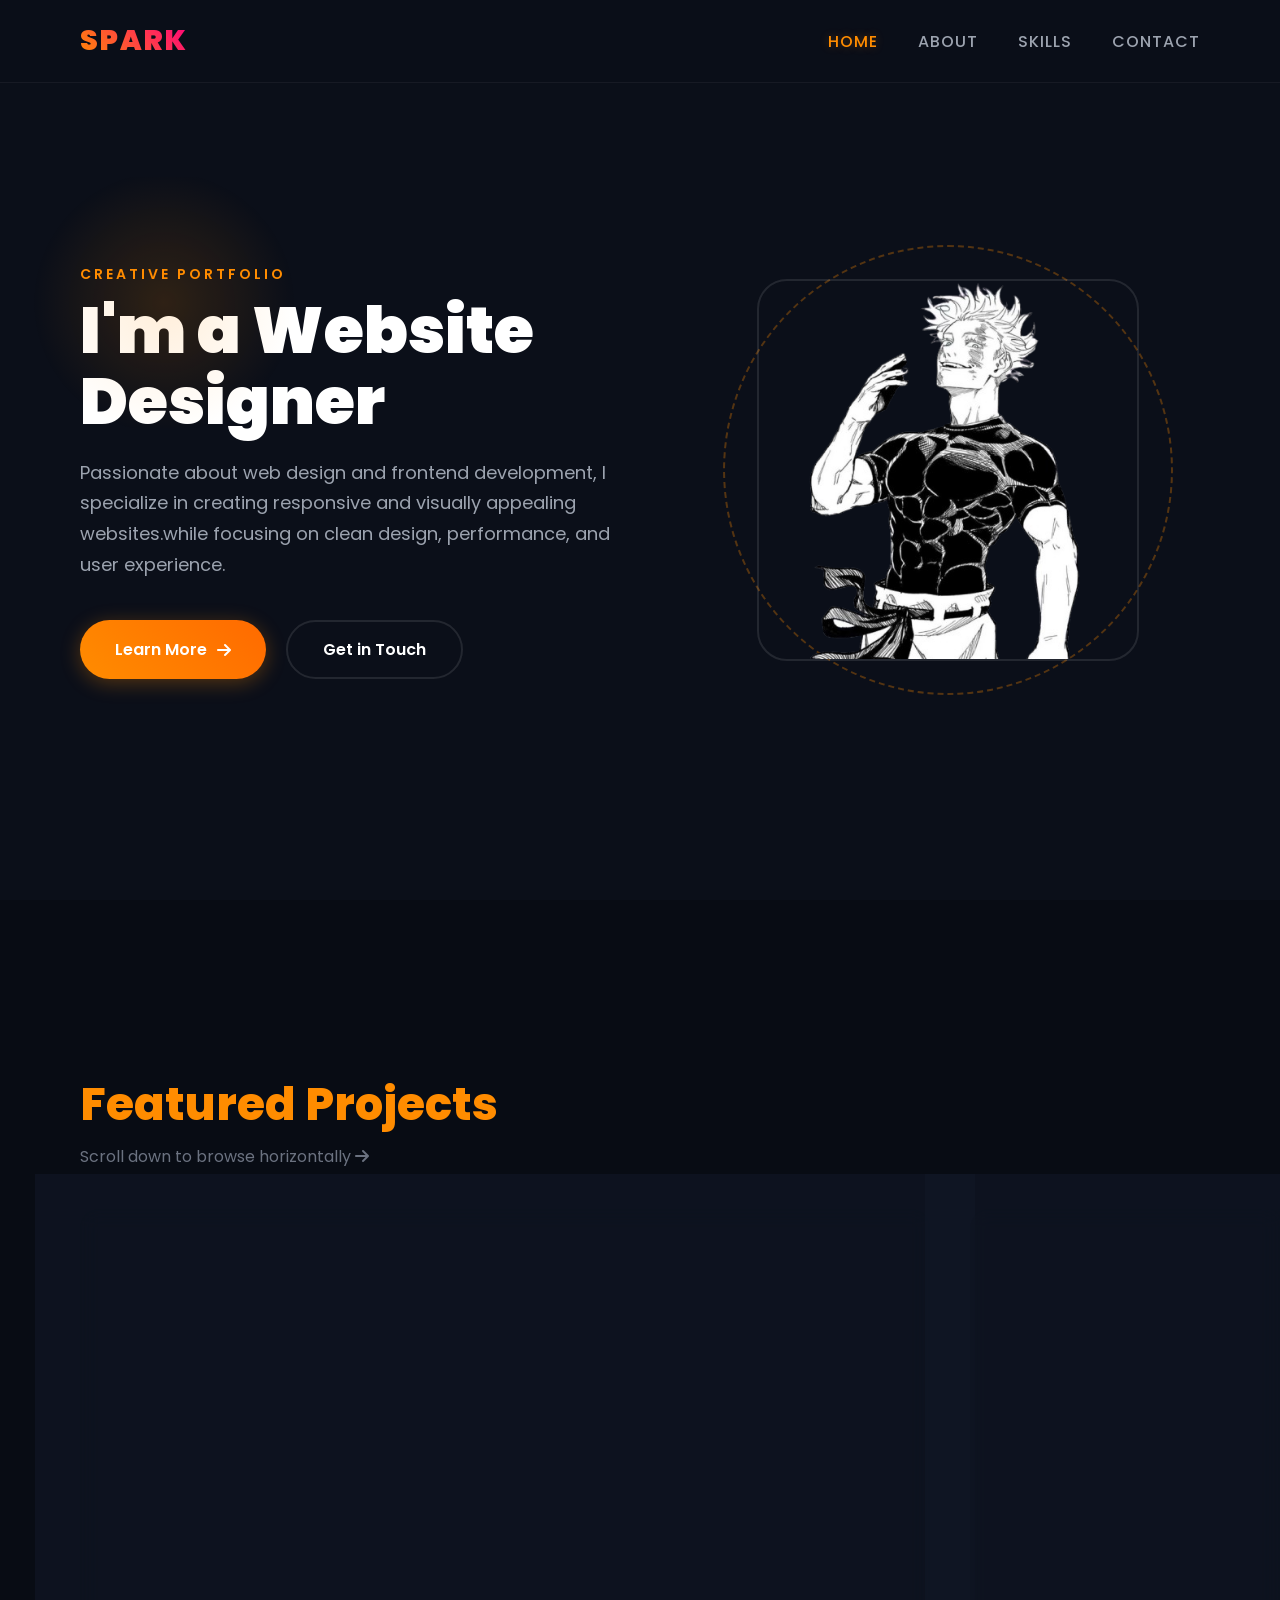
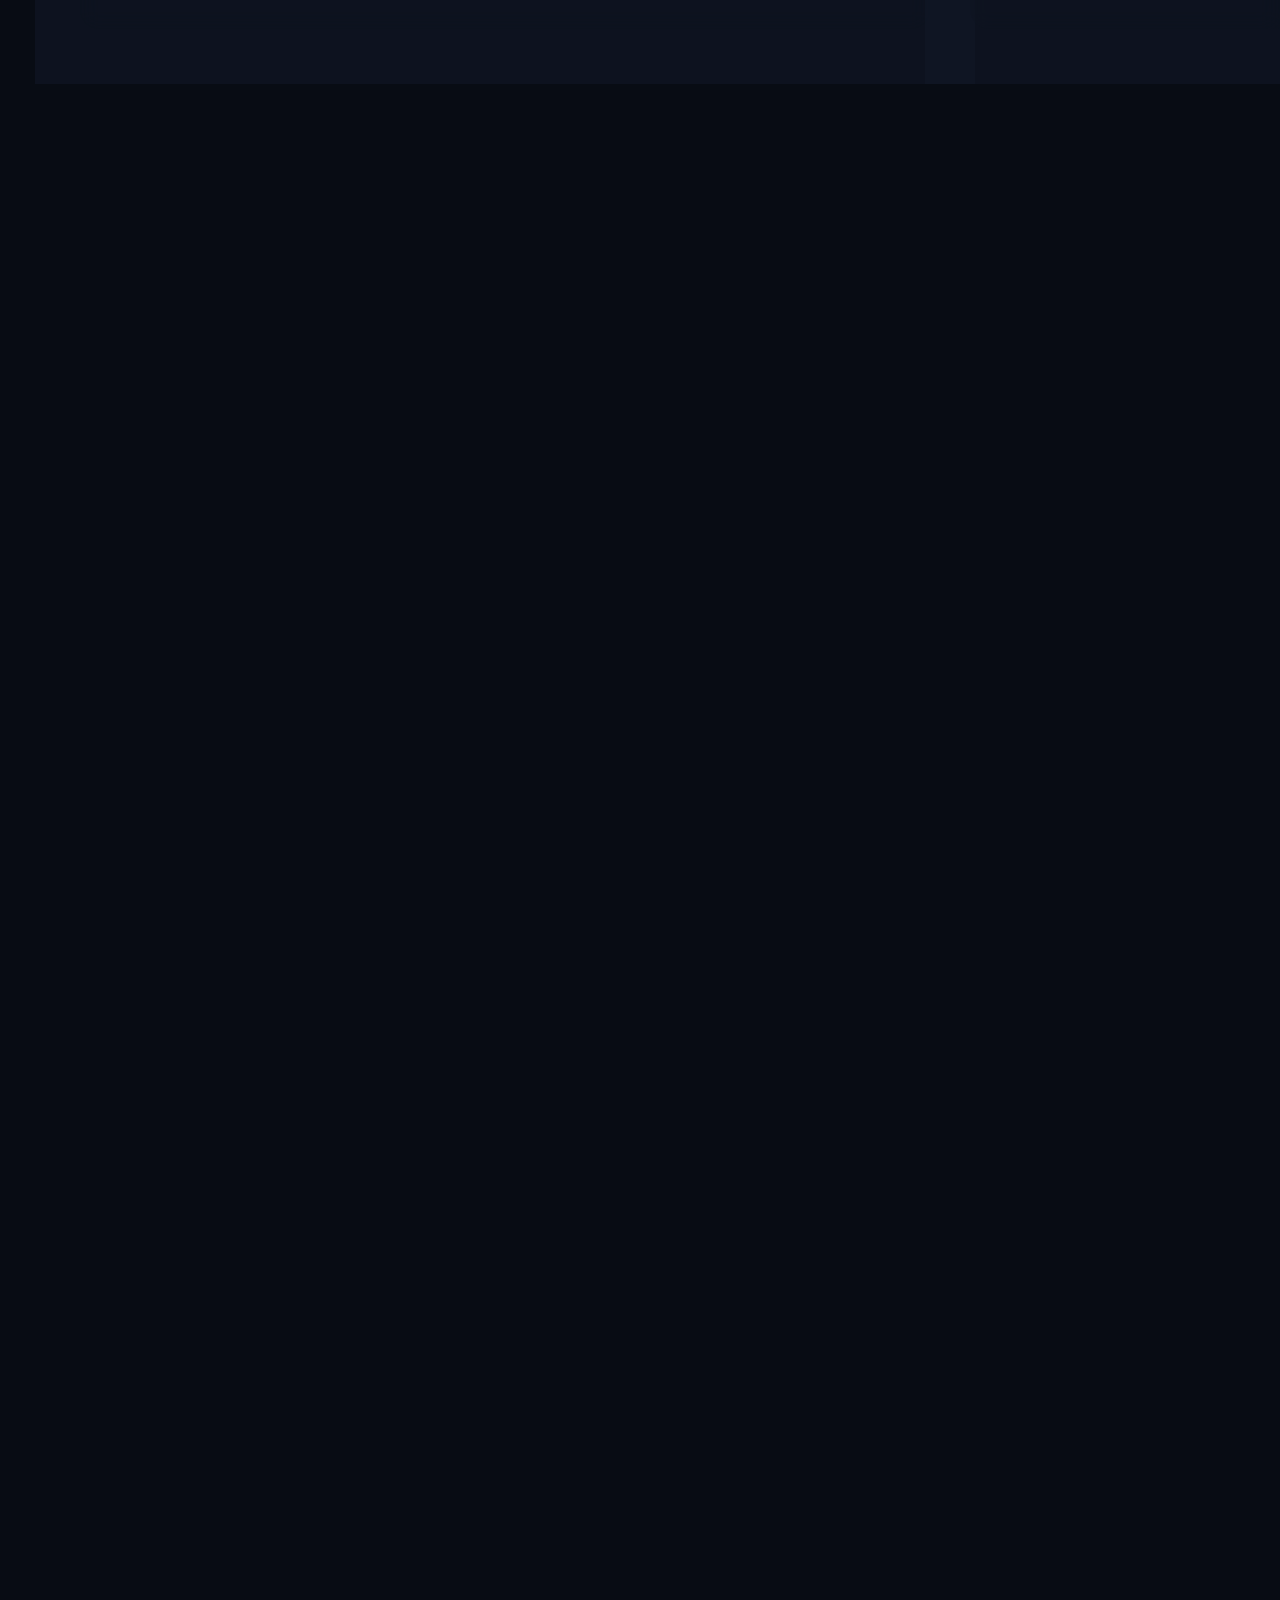
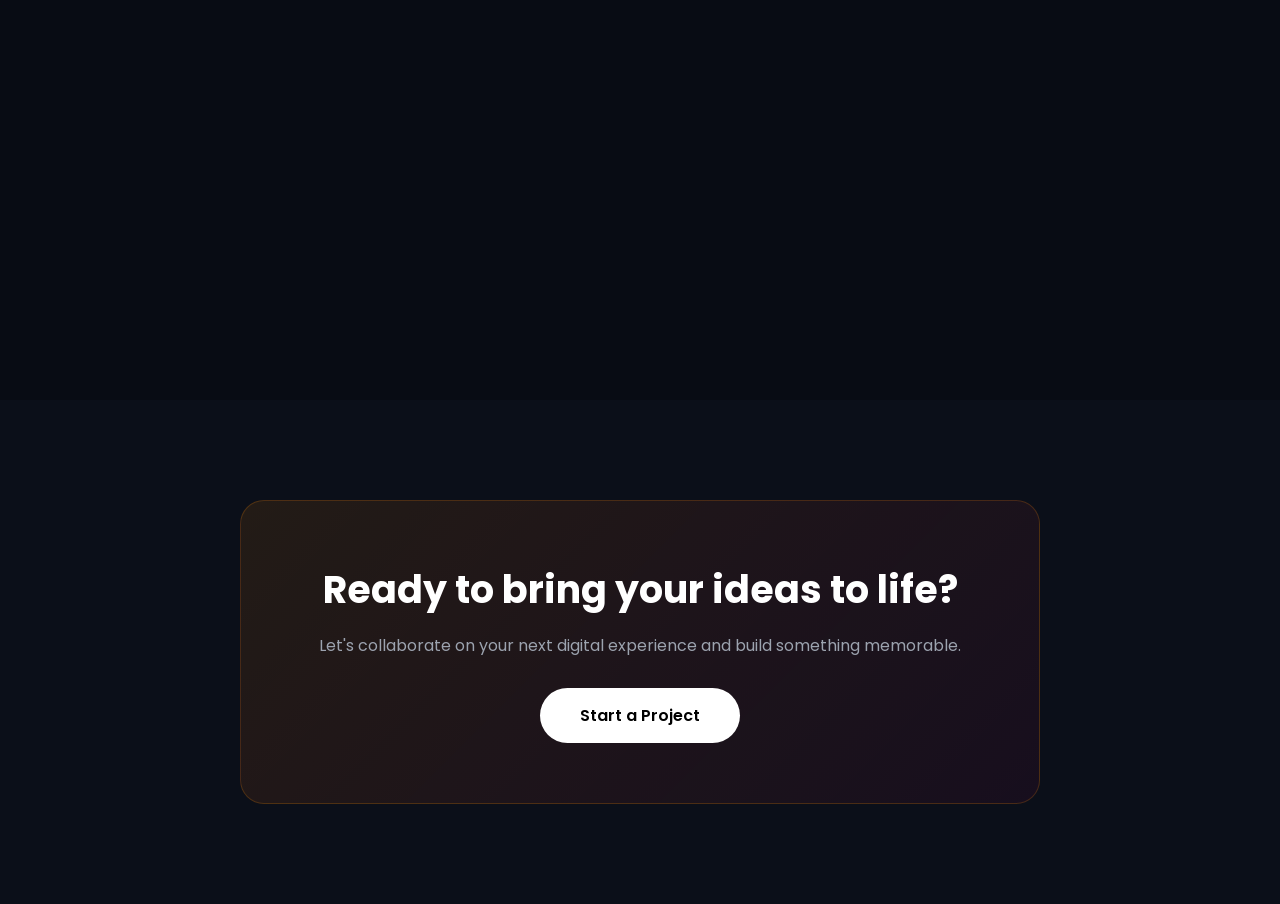
<file: index.html>
<!DOCTYPE html>
<html lang="en">
<head>
    <meta charset="UTF-8">
    <meta name="viewport" content="width=device-width, initial-scale=1.0">
    <title>SPARK - Portfolio & Web Design Studio</title>
    <link rel="stylesheet" href="style.css">
    <link rel="stylesheet" href="https://cdnjs.cloudflare.com/ajax/libs/font-awesome/6.5.1/css/all.min.css">
</head>
<body>

    <!-- Unified Header Navigation -->
    <header>
        <div class="logo">SPARK</div>
        <nav>
            <ul>
                <li><a href="./index.html" class="active">HOME</a></li>
                <li><a href="./about.html">ABOUT</a></li>
                <li><a href="./skills.html">SKILLS</a></li>
                <li><a href="./contact.html">CONTACT</a></li>
            </ul>
        </nav>
    </header>

    <!-- Main Hero Section -->
    <section class="hero">
        <div class="left animate-fade-in">
            <div class="glow-bg"></div>
            <div class="title-container">
                <span class="eyebrow">Creative Portfolio</span>
                <h1>I'm a Website Designer</h1>
            </div>
            <p class="hero-description">
                Passionate about web design and frontend development, I specialize in creating responsive and visually appealing websites.while focusing on clean design, performance, and user experience.
            </p>
            <div class="cta-group">
                <button class="primary-btn" onclick="location.href='./about.html'">Learn More <i class="fas fa-arrow-right"></i></button>
                <button class="secondary-btn" onclick="location.href='./contact.html'">Get in Touch</button>
            </div>
        </div>
        <div class="right animate-float">
            <div class="image-wrapper">
                <img src="./image.png" alt="Creative Portfolio Portrait">
                <div class="accent-circle"></div>
            </div>
        </div>
    </section>

    <!-- Interactive 2D Horizontal Scrolling Container -->
    <section class="scroll-wrapper">
        <div class="sticky-container">
            <div class="horizontal-title">
                <h2>Featured Projects</h2>
                <p>Scroll down to browse horizontally <i class="fas fa-arrow-right"></i></p>
            </div>
            <div class="horizontal-slider" id="horizontal-slider">
                <!-- Slide 1 -->
                <div class="slide">
                    <div class="slide-card">
                        <div class="slide-image">
                            <img src="./project_showcase.jpg" alt="SaaS Dashboard Interface">
                        </div>
                        <div class="slide-content">
                            <span class="project-tag">SaaS / Web App</span>
                            <h3>Apex Analytics Dashboard</h3>
                            <p>A dark-themed premium business dashboard tracking real-time telemetry, telemetry analysis, and user conversions with highly responsive visualizations.</p>
                            <a href="./contact.html" class="view-project-link">Inquire Project <i class="fas fa-arrow-right"></i></a>
                        </div>
                    </div>
                </div>
                <!-- Slide 2 -->
                <div class="slide">
                    <div class="slide-card">
                        <div class="slide-image">
                            <img src="./hero.png" alt="E-commerce Experience">
                        </div>
                        <div class="slide-content">
                            <span class="project-tag">E-Commerce</span>
                            <h3>Elysium Shopping Experience</h3>
                            <p>An interactive, minimal storefront utilizing smooth page transitions, high fidelity design elements, and fluid modern layouts.</p>
                            <a href="./contact.html" class="view-project-link">Inquire Project <i class="fas fa-arrow-right"></i></a>
                        </div>
                    </div>
                </div>
                <!-- Slide 3 -->
                <div class="slide">
                    <div class="slide-card">
                        <div class="slide-image">
                            <img src="./abimage.jpeg" alt="Web Agency Showcase">
                        </div>
                        <div class="slide-content">
                            <span class="project-tag">Studio Site</span>
                            <h3>Spark Studio Website</h3>
                            <p>Our official corporate design studio hub demonstrating parallax scrolling, interactive content layers, and clean UI engineering.</p>
                            <a href="./contact.html" class="view-project-link">Inquire Project <i class="fas fa-arrow-right"></i></a>
                        </div>
                    </div>
                </div>
            </div>
        </div>
    </section>

    <!-- Extra dynamic content to allow scrolling after horizontal section -->
    <section class="bottom-cta-section">
        <div class="cta-card animate-scroll-trigger">
            <h2>Ready to bring your ideas to life?</h2>
            <p>Let's collaborate on your next digital experience and build something memorable.</p>
            <button onclick="location.href='./contact.html'">Start a Project</button>
        </div>
    </section>

    <!-- Horizontal scroll interaction script -->
    <script>
        const scrollWrapper = document.querySelector('.scroll-wrapper');
        const slider = document.getElementById('horizontal-slider');
        
        function handleScroll() {
            if (!scrollWrapper || !slider) return;
            
            const rect = scrollWrapper.getBoundingClientRect();
            const wrapperHeight = scrollWrapper.offsetHeight;
            const windowHeight = window.innerHeight;
            
            // Calculate how far the section has scrolled relative to the viewport
            const scrollDistance = -rect.top;
            const scrollMax = wrapperHeight - windowHeight;
            
            if (scrollDistance >= 0 && scrollDistance <= scrollMax) {
                // Calculate percentage
                const percentage = scrollDistance / scrollMax;
                
                // Get slider dimensions
                const sliderWidth = slider.scrollWidth;
                const viewWidth = window.innerWidth;
                
                // Calculate translate distance
                const maxTranslate = sliderWidth - viewWidth + 80; // Add padding offset
                const translateAmt = percentage * maxTranslate;
                
                slider.style.transform = `translateX(-${translateAmt}px)`;
            } else if (rect.top > 0) {
                slider.style.transform = 'translateX(0px)';
            } else if (scrollDistance > scrollMax) {
                const sliderWidth = slider.scrollWidth;
                const viewWidth = window.innerWidth;
                const maxTranslate = sliderWidth - viewWidth + 80;
                slider.style.transform = `translateX(-${maxTranslate}px)`;
            }
        }

        window.addEventListener('scroll', handleScroll);
        window.addEventListener('resize', handleScroll);
        
        // Trigger once initially
        handleScroll();
    </script>
</body>
</html>
</file>
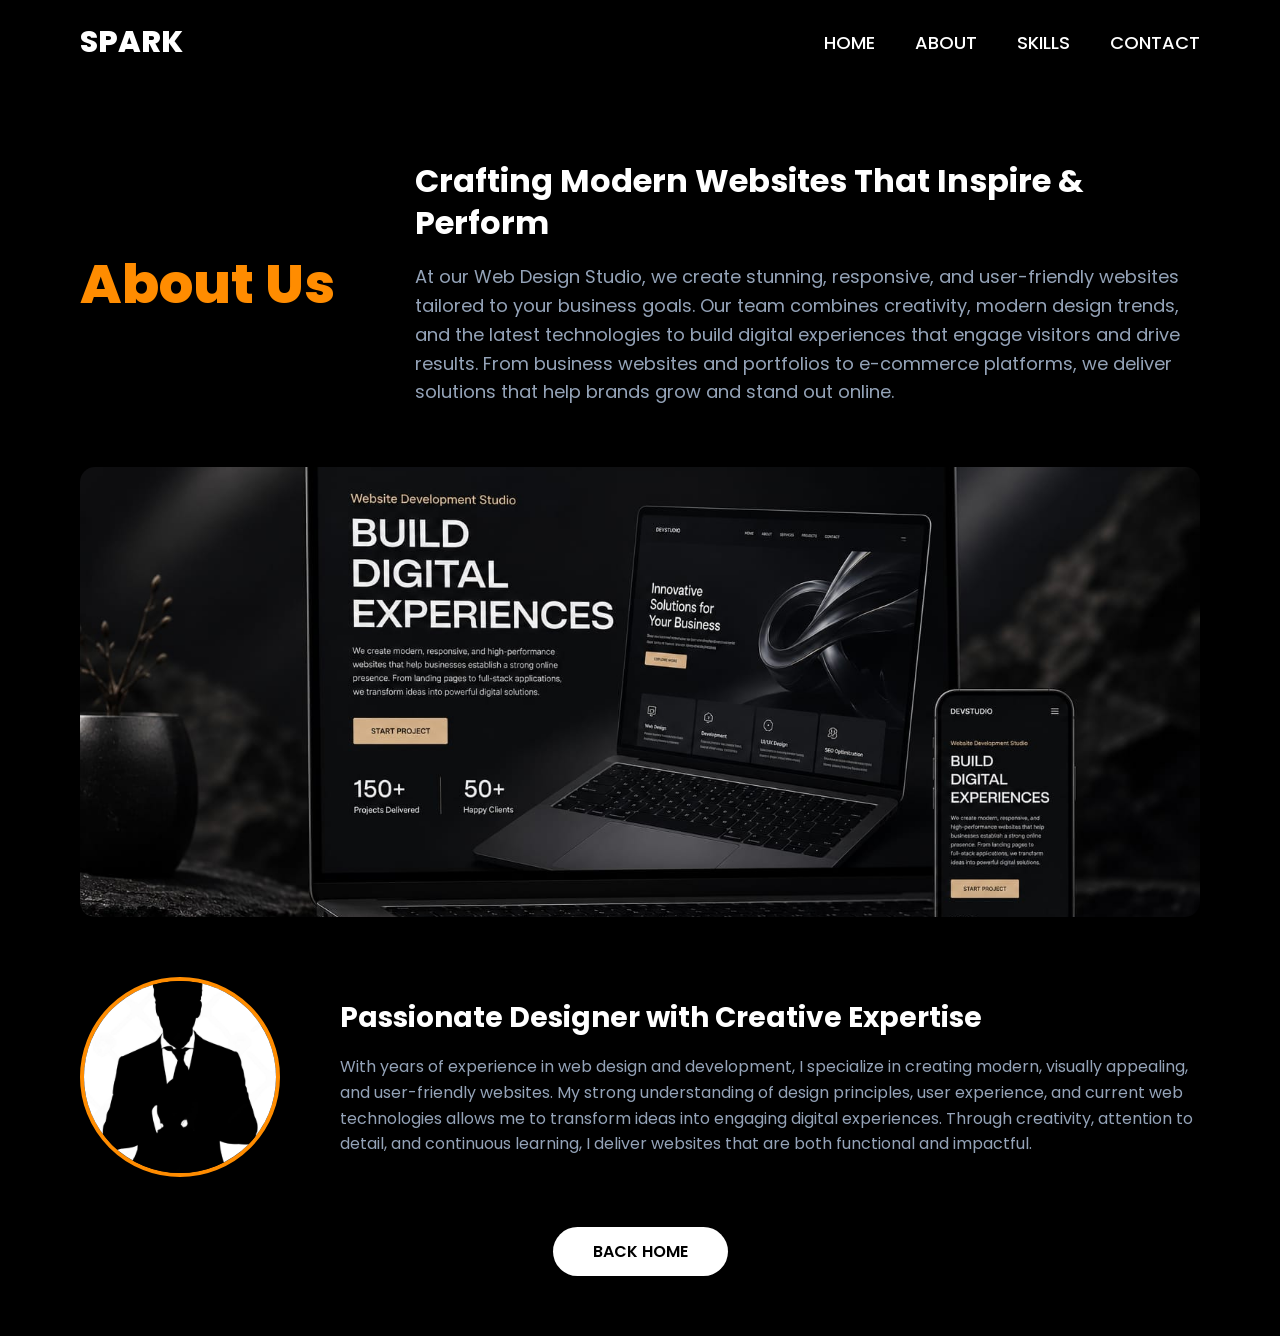
<file: about.html>
<!DOCTYPE html>
<html lang="en">
<head>
    <meta charset="UTF-8">
    <meta name="viewport" content="width=device-width, initial-scale=1.0">
    <title>About - SPARK</title>
    <link rel="stylesheet" href="style1.css">
</head>
<body>

    <header>
        <div class="logo">SPARK</div>
        <nav>
            <ul>
                <li><a href="./index.html" target="_self">HOME</a></li>
                <li><a href="./about.html" target="_self">ABOUT</a></li>
                <li><a href="./skills.html" target="_self">SKILLS</a></li>
                <li><a href="./contact.html" target="_self">CONTACT</a></li>
            </ul>
        </nav>
    </header>

    <section class="about">
        <div class="head">About Us</div>
        <div class="Message">
            <h1>Crafting Modern Websites That Inspire & Perform</h1>
            <p>
                At our Web Design Studio, we create stunning, responsive, 
                and user-friendly websites tailored to your business goals.
                Our team combines creativity, modern design trends, and the latest 
                technologies to build digital experiences that engage visitors and drive
                results. From business websites and portfolios to e-commerce platforms,
                we deliver solutions that help brands grow and stand out online.
            </p>
        </div>
    </section>

    <section class="image-box">
        <img src="./abimage.jpeg" alt="Web Design Studio Workplace">
    </section>

    <section class="team-section">
        <div class="person">
            <div class="avatar-container">
                <img src="./profile.jpeg" alt="Founder Portrait">
            </div>
            <div class="person-info">
                <h1>Passionate Designer with Creative Expertise</h1>
                <p>
                    With years of experience in web design and development,
                    I specialize in creating modern, visually appealing, and
                    user-friendly websites. My strong understanding of design principles,
                    user experience, and current web technologies allows me to transform ideas 
                    into engaging digital experiences. Through creativity, attention to detail,
                    and continuous learning, I deliver websites that are both functional and impactful.
                </p>
            </div>
        </div>
        <div class="back">
            <button onclick="location.href='index.html'">BACK HOME</button>
        </div>
    </section>

</body>
</html>
</file>
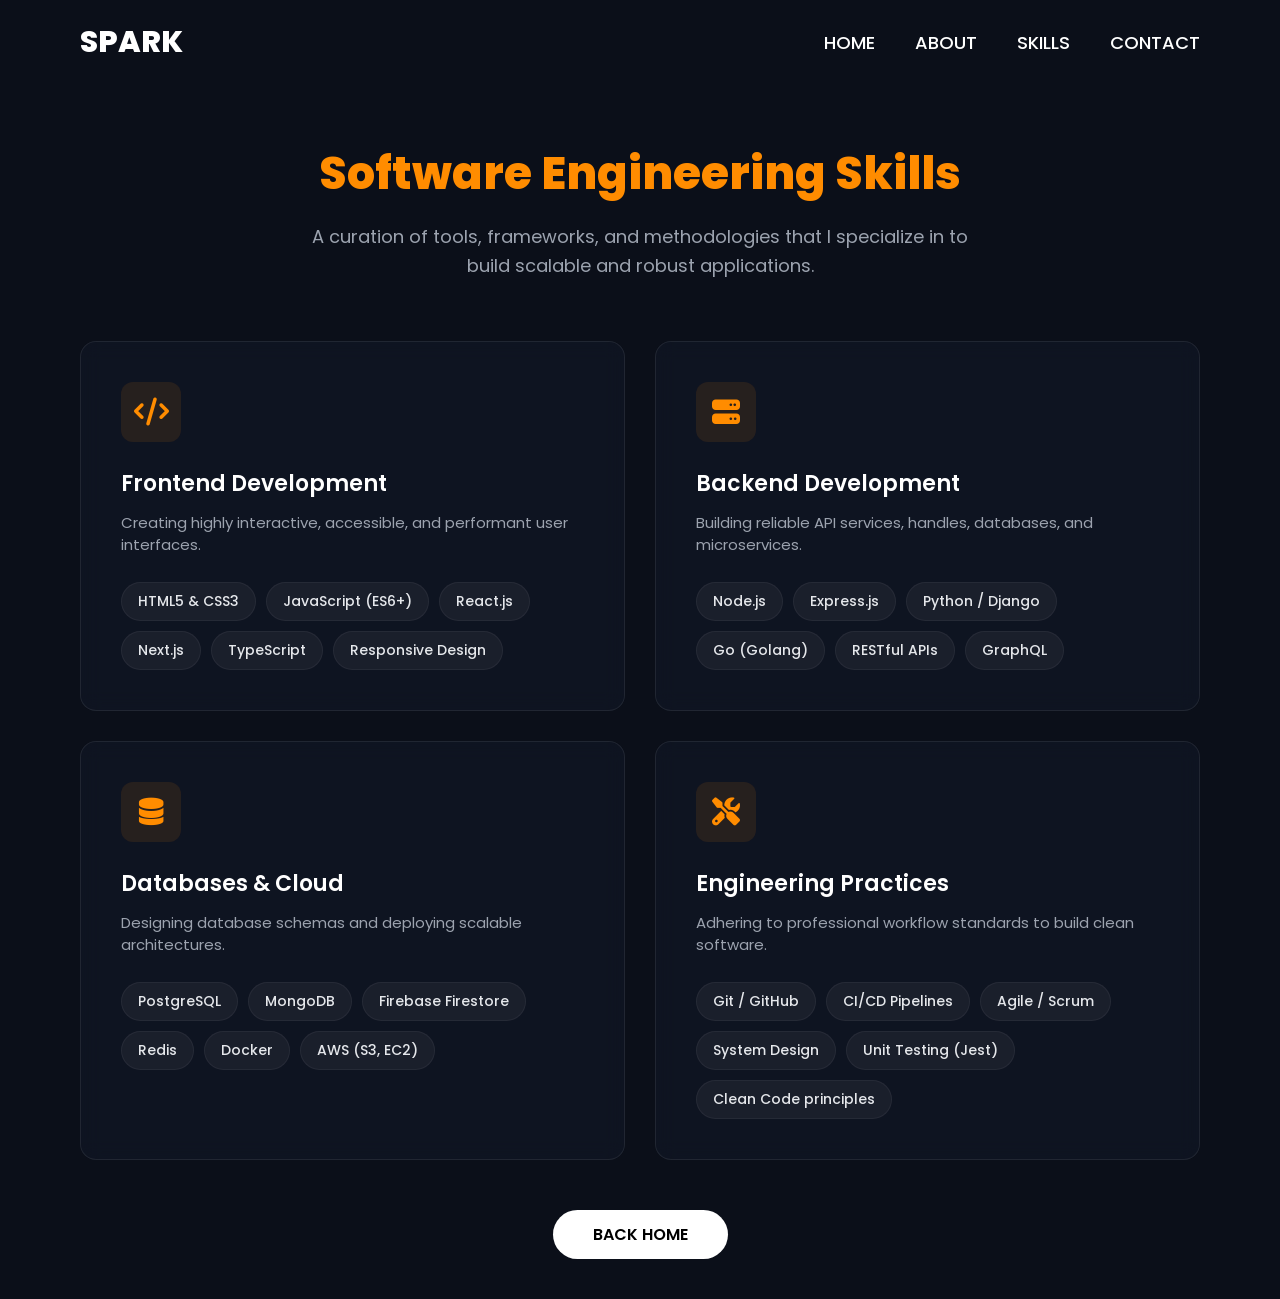
<file: skills.html>
<!DOCTYPE html>
<html lang="en">
<head>
    <meta charset="UTF-8">
    <meta name="viewport" content="width=device-width, initial-scale=1.0">
    <title>Skills - Software Engineering</title>
    <link rel="stylesheet" href="style3.css">
    <link rel="stylesheet" href="https://cdnjs.cloudflare.com/ajax/libs/font-awesome/6.5.1/css/all.min.css">
</head>
<body>

    <header>
        <div class="logo">SPARK</div>
        <nav>
            <ul>
                <li><a href="./index.html" target="_self">HOME</a></li>
                <li><a href="./about.html" target="_self">ABOUT</a></li>
                <li><a href="./skills.html" target="_self">SKILLS</a></li>
                <li><a href="./contact.html" target="_self">CONTACT</a></li>
            </ul>
        </nav>
    </header>

    <main class="skills-container">
        <section class="intro-section">
            <h1 class="title">Software Engineering Skills</h1>
            <p class="subtitle">A curation of tools, frameworks, and methodologies that I specialize in to build scalable and robust applications.</p>
        </section>

        <section class="skills-grid">
            <!-- Card 1: Frontend Development -->
            <div class="skill-card">
                <div class="card-icon">
                    <i class="fas fa-code"></i>
                </div>
                <h3>Frontend Development</h3>
                <p>Creating highly interactive, accessible, and performant user interfaces.</p>
                <div class="skills-list">
                    <span class="skill-tag">HTML5 & CSS3</span>
                    <span class="skill-tag">JavaScript (ES6+)</span>
                    <span class="skill-tag">React.js</span>
                    <span class="skill-tag">Next.js</span>
                    <span class="skill-tag">TypeScript</span>
                    <span class="skill-tag">Responsive Design</span>
                </div>
            </div>

            <!-- Card 2: Backend Development -->
            <div class="skill-card">
                <div class="card-icon">
                    <i class="fas fa-server"></i>
                </div>
                <h3>Backend Development</h3>
                <p>Building reliable API services, handles, databases, and microservices.</p>
                <div class="skills-list">
                    <span class="skill-tag">Node.js</span>
                    <span class="skill-tag">Express.js</span>
                    <span class="skill-tag">Python / Django</span>
                    <span class="skill-tag">Go (Golang)</span>
                    <span class="skill-tag">RESTful APIs</span>
                    <span class="skill-tag">GraphQL</span>
                </div>
            </div>

            <!-- Card 3: Database & Cloud -->
            <div class="skill-card">
                <div class="card-icon">
                    <i class="fas fa-database"></i>
                </div>
                <h3>Databases & Cloud</h3>
                <p>Designing database schemas and deploying scalable architectures.</p>
                <div class="skills-list">
                    <span class="skill-tag">PostgreSQL</span>
                    <span class="skill-tag">MongoDB</span>
                    <span class="skill-tag">Firebase Firestore</span>
                    <span class="skill-tag">Redis</span>
                    <span class="skill-tag">Docker</span>
                    <span class="skill-tag">AWS (S3, EC2)</span>
                </div>
            </div>

            <!-- Card 4: Tools & Methodologies -->
            <div class="skill-card">
                <div class="card-icon">
                    <i class="fas fa-tools"></i>
                </div>
                <h3>Engineering Practices</h3>
                <p>Adhering to professional workflow standards to build clean software.</p>
                <div class="skills-list">
                    <span class="skill-tag">Git / GitHub</span>
                    <span class="skill-tag">CI/CD Pipelines</span>
                    <span class="skill-tag">Agile / Scrum</span>
                    <span class="skill-tag">System Design</span>
                    <span class="skill-tag">Unit Testing (Jest)</span>
                    <span class="skill-tag">Clean Code principles</span>
                </div>
            </div>
        </section>

        <div class="back">
            <button onclick="location.href='index.html'">BACK HOME</button>
        </div>
    </main>

</body>
</html>
</file>
<file: style.css>
@import url('https://fonts.googleapis.com/css2?family=Poppins:wght@300;400;500;600;700;800;900&display=swap');

*{
    margin: 0;
    padding: 0;
    box-sizing: border-box;
    font-family: 'Poppins', sans-serif;
}

body{
    background-color: #0b0f19;
    color: #f3f4f6;
    min-height: 100vh;
    overflow-x: hidden;
    scroll-behavior: smooth;
}

/* Header & Nav */
header{
    display: flex;
    padding: 20px 80px;
    justify-content: space-between;
    align-items: center;
    position: fixed;
    top: 0;
    width: 100%;
    z-index: 100;
    background: rgba(11, 15, 25, 0.85);
    backdrop-filter: blur(12px);
    border-bottom: 1px solid rgba(255, 255, 255, 0.05);
}

.logo{
    font-size: 28px ;
    font-weight: 900;
    color: #fff;
    letter-spacing: 2px;
    background: linear-gradient(45deg, #ff8c00, #ff007f);
    -webkit-background-clip: text;
    -webkit-text-fill-color: transparent;
}

nav ul{
    display: flex;
    list-style: none;
    gap: 40px;
}

nav a{
    color: #9ca3af;
    text-decoration: none;
    cursor: pointer;
    font-size: 16px;
    font-weight: 500;
    transition: all 0.3s ease;
    letter-spacing: 1px;
}

nav a:hover, nav a.active {
    color: #ff8c00;
    text-shadow: 0 0 10px rgba(255, 140, 0, 0.3);
}

/* Hero Section */
.hero{
    display: flex;
    min-height: 100vh;
    width: 100%;
    align-items: center;
    justify-content: space-between;
    padding: 120px 80px 80px 80px;
    position: relative;
    overflow: hidden;
}

.glow-bg {
    position: absolute;
    top: -20%;
    left: -10%;
    width: 50%;
    height: 60%;
    background: radial-gradient(circle, rgba(255, 140, 0, 0.15) 0%, transparent 70%);
    z-index: 1;
    pointer-events: none;
}

.left{
    display: flex;
    flex-direction: column;
    width: 50%;
    z-index: 2;
}

.eyebrow {
    font-size: 14px;
    text-transform: uppercase;
    letter-spacing: 3px;
    color: #ff8c00;
    font-weight: 600;
    margin-bottom: 10px;
    display: inline-block;
}

h1{
    font-size: 65px;
    font-weight: 900;
    color: #ffffff;
    line-height: 1.1;
    margin-bottom: 20px;
}

.hero-description{
    font-size: 18px;
    font-weight: 400;
    color: #9ca3af;
    max-width: 600px;
    margin-bottom: 40px;
    line-height: 1.7;
}

.cta-group {
    display: flex;
    gap: 20px;
}

.primary-btn {
    padding: 15px 35px;
    border: none;
    border-radius: 30px;
    background: linear-gradient(45deg, #ff8c00, #ff6a00);
    color: #fff;
    font-size: 16px;
    font-weight: 600;
    cursor: pointer;
    transition: all 0.3s ease;
    box-shadow: 0 4px 20px rgba(255, 140, 0, 0.3);
    display: flex;
    align-items: center;
    gap: 10px;
}

.primary-btn:hover {
    transform: translateY(-3px);
    box-shadow: 0 6px 25px rgba(255, 140, 0, 0.5);
}

.secondary-btn {
    padding: 15px 35px;
    border: 2px solid rgba(255, 255, 255, 0.1);
    border-radius: 30px;
    background: transparent;
    color: #fff;
    font-size: 16px;
    font-weight: 600;
    cursor: pointer;
    transition: all 0.3s ease;
}

.secondary-btn:hover {
    background: rgba(255, 255, 255, 0.05);
    border-color: #ff8c00;
    transform: translateY(-3px);
}

.right{
    width: 45%;
    display: flex;
    justify-content: center;
    align-items: center;
    z-index: 2;
    position: relative;
}

.image-wrapper {
    position: relative;
    width: 100%;
    max-width: 450px;
    aspect-ratio: 1;
    display: flex;
    align-items: center;
    justify-content: center;
}

.image-wrapper img {
    width: 85%;
    height: 85%;
    object-fit: cover;
    border-radius: 30px;
    border: 2px solid rgba(255, 255, 255, 0.1);
    z-index: 2;
}

.accent-circle {
    position: absolute;
    width: 100%;
    height: 100%;
    border: 2px dashed rgba(255, 140, 0, 0.3);
    border-radius: 50%;
    z-index: 1;
    animation: rotate 30s linear infinite;
}

/* Animations */
@keyframes rotate {
    from { transform: rotate(0deg); }
    to { transform: rotate(360deg); }
}

.animate-fade-in {
    opacity: 0;
    transform: translateY(30px);
    animation: fadeInUp 1s cubic-bezier(0.16, 1, 0.3, 1) forwards;
}

.animate-float img {
    animation: float 6s ease-in-out infinite;
}

@keyframes fadeInUp {
    to {
        opacity: 1;
        transform: translateY(0);
    }
}

@keyframes float {
    0%, 100% { transform: translateY(0px); }
    50% { transform: translateY(-15px); }
}

/* 2D Scrolling Section (Sticky Horizontal Scroll) */
.scroll-wrapper {
    height: 300vh; /* Control scrolling length */
    position: relative;
    background: #080c14;
}

.sticky-container {
    position: sticky;
    top: 0;
    height: 100vh;
    display: flex;
    flex-direction: column;
    justify-content: center;
    overflow: hidden;
    padding: 0 80px;
}

.horizontal-title {
    margin-bottom: 40px;
}

.horizontal-title h2 {
    font-size: 45px;
    font-weight: 800;
    color: #ff8c00;
}

.horizontal-title p {
    font-size: 16px;
    color: #6b7280;
    margin-top: 5px;
}

.horizontal-slider {
    display: flex;
    gap: 40px;
    will-change: transform;
    transition: transform 0.1s ease-out;
}

.slide {
    flex-shrink: 0;
    width: 75vw;
    max-width: 850px;
}

.slide-card {
    display: flex;
    background: rgba(17, 24, 39, 0.6);
    border: 1px solid rgba(255, 255, 255, 0.08);
    border-radius: 20px;
    overflow: hidden;
    backdrop-filter: blur(10px);
    box-shadow: 0 10px 30px rgba(0,0,0,0.3);
    height: 420px;
}

.slide-image {
    width: 50%;
    height: 100%;
}

.slide-image img {
    width: 100%;
    height: 100%;
    object-fit: cover;
}

.slide-content {
    width: 50%;
    padding: 40px;
    display: flex;
    flex-direction: column;
    justify-content: center;
}

.project-tag {
    font-size: 12px;
    font-weight: 600;
    text-transform: uppercase;
    color: #ff8c00;
    margin-bottom: 12px;
    letter-spacing: 2px;
}

.slide-content h3 {
    font-size: 28px;
    color: #fff;
    margin-bottom: 15px;
}

.slide-content p {
    color: #9ca3af;
    font-size: 15px;
    line-height: 1.6;
    margin-bottom: 25px;
}

.view-project-link {
    color: #fff;
    text-decoration: none;
    font-size: 15px;
    font-weight: 600;
    display: inline-flex;
    align-items: center;
    gap: 8px;
    transition: color 0.3s;
}

.view-project-link:hover {
    color: #ff8c00;
}

/* Bottom CTA section */
.bottom-cta-section {
    padding: 100px 80px;
    background-color: #0b0f19;
    display: flex;
    justify-content: center;
}

.cta-card {
    background: linear-gradient(135deg, rgba(255, 140, 0, 0.1) 0%, rgba(255, 0, 127, 0.05) 100%);
    border: 1px solid rgba(255, 140, 0, 0.2);
    border-radius: 24px;
    padding: 60px 40px;
    text-align: center;
    max-width: 800px;
    width: 100%;
}

.cta-card h2 {
    font-size: 38px;
    color: #fff;
    margin-bottom: 15px;
}

.cta-card p {
    color: #9ca3af;
    font-size: 16px;
    margin-bottom: 30px;
}

.cta-card button {
    background: #fff;
    color: #000;
    border: none;
    border-radius: 30px;
    padding: 15px 40px;
    font-size: 16px;
    font-weight: 600;
    cursor: pointer;
    transition: all 0.3s;
}

.cta-card button:hover {
    background: #ff8c00;
    color: #fff;
    transform: translateY(-3px);
    box-shadow: 0 10px 20px rgba(255, 140, 0, 0.3);
}

/* Responsive adjustments */
@media (max-width: 992px) {
    header {
        padding: 20px 40px;
    }
    .hero {
        flex-direction: column;
        padding: 140px 40px 80px 40px;
        text-align: center;
        gap: 50px;
    }
    .left {
        width: 100%;
        align-items: center;
    }
    .right {
        width: 100%;
    }
    h1 {
        font-size: 45px;
    }
    .cta-group {
        justify-content: center;
    }
    .sticky-container {
        padding: 0 40px;
    }
}

/* Stacks scrolling card vertically on tablets & phones */
@media (max-width: 768px) {
    .scroll-wrapper {
        height: auto; /* Cancel sticky scroll */
    }
    .sticky-container {
        position: relative;
        height: auto;
        padding: 60px 20px;
    }
    .horizontal-slider {
        flex-direction: column;
        gap: 30px;
        transform: none !important; /* Cancel JS transform */
    }
    .slide {
        width: 100%;
    }
    .slide-card {
        flex-direction: column;
        height: auto;
    }
    .slide-image, .slide-content {
        width: 100%;
    }
    .slide-image {
        height: 250px;
    }
    .slide-content {
        padding: 30px 20px;
    }
    .bottom-cta-section {
        padding: 60px 20px;
    }
}

@media (max-width: 600px) {
    header {
        flex-direction: column;
        gap: 15px;
        padding: 20px 20px;
        position: relative;
    }
    .hero {
        padding: 40px 20px 60px 20px;
        min-height: auto;
    }
    nav ul {
        gap: 20px;
    }
    nav a {
        font-size: 15px;
    }
    h1 {
        font-size: 36px;
    }
    .cta-card h2 {
        font-size: 28px;
    }
}
</file>
<file: style1.css>
@import url('https://fonts.googleapis.com/css2?family=Poppins:wght@300;400;500;600;700;800&display=swap');

*{
    margin:0;
    padding:0;
    box-sizing:border-box;
    font-family: 'Poppins', sans-serif;
}

body{
    background-color: #000;
    color: #fff;
    min-height: 100vh;
    overflow-x: hidden;
    padding-top: 100px; /* Space for absolute header */
}

header{
    display: flex;
    padding: 20px 80px;
    justify-content: space-between;
    align-items: center;
    position: absolute;
    top: 0;
    width: 100%;
    z-index: 10;
}

.logo{
    font-size: 30px;
    font-weight: 800;
    color: #fff;
}

nav ul{
    display: flex;
    list-style:none;
    gap: 40px;
}

nav a{
    color: #fff;
    text-decoration: none;
    cursor: pointer;
    font-size: 18px;
    font-weight: 500;
    transition: color 0.3s ease;
}

nav a:hover {
    color: #ff8c00;
}

.about{
    display: flex;
    flex-direction: row;
    align-items: center;
    justify-content: space-between;
    max-width: 1200px;
    margin: 60px auto;
    padding: 0 40px;
    gap: 80px;
}

.head{
    font-size: 55px;
    font-weight: 800;
    color: #ff8c00;
    white-space: nowrap;
}

.Message h1{
    font-size: 32px;
    margin-bottom: 20px;
    line-height: 1.3;
}

.Message p{
    color: #94a3b8;
    font-size: 18px;
    line-height: 1.6;
}

.image-box{
    width: 100%;
    max-width: 1200px;
    height: 450px;
    margin: 40px auto;
    border-radius: 20px;
    overflow: hidden;
    padding: 0 40px;
}

.image-box img{
    width: 100%;
    height: 100%;
    object-fit: cover;
    border-radius: 15px;
}

.team-section {
    max-width: 1200px;
    margin: 60px auto;
    padding: 0 40px;
}

.person{
    display: flex;
    flex-direction: row;
    align-items: center;
    gap: 60px;
    margin-bottom: 50px;
}

.avatar-container {
    flex-shrink: 0;
    width: 200px;
    height: 200px;
    border-radius: 50%;
    overflow: hidden;
    border: 4px solid #ff8c00;
}

.avatar-container img {
    width: 100%;
    height: 100%;
    object-fit: cover;
}

.person-info h1{
    font-size: 28px;
    margin-bottom: 15px;
    color: #fff;
}

.person-info p{
    color: #94a3b8;
    font-size: 16px;
    line-height: 1.6;
}

.back{
    display: flex;
    justify-content: center;
    margin-top: 40px;
}

.back button{
    background: #fff;
    color: #000;
    border: none;
    padding: 12px 40px;
    cursor: pointer;
    font-size: 16px;
    font-weight: 600;
    border-radius: 30px;
    transition: transform 0.3s ease, background-color 0.3s ease, color 0.3s ease;
}

.back button:hover{
    transform: translateY(-3px);
    background: #ff8c00;
    color: #fff;
}

/* Responsive adjustments */
@media (max-width: 992px) {
    header {
        padding: 20px 40px;
    }
    .about {
        flex-direction: column;
        gap: 30px;
        text-align: center;
    }
    .head {
        font-size: 45px;
    }
    .person {
        flex-direction: column;
        text-align: center;
        gap: 30px;
    }
    .avatar-container {
        margin: 0 auto;
    }
    .image-box {
        height: 300px;
    }
}

@media (max-width: 600px) {
    header {
        flex-direction: column;
        gap: 15px;
        padding: 20px 20px;
        position: relative;
    }
    body {
        padding-top: 20px;
    }
    nav ul {
        gap: 20px;
    }
    nav a {
        font-size: 16px;
    }
    .about {
        padding: 0 20px;
    }
    .head {
        font-size: 36px;
    }
    .Message h1 {
        font-size: 24px;
    }
    .image-box {
        padding: 0 20px;
        height: 200px;
    }
    .team-section {
        padding: 0 20px;
    }
}
</file>
<file: style3.css>
@import url('https://fonts.googleapis.com/css2?family=Poppins:wght@300;400;500;600;700;800&display=swap');

*{
    margin: 0;
    padding: 0;
    box-sizing: border-box;
    font-family: 'Poppins', sans-serif;
}

body{
    background-color: #0b0f19;
    color: #f3f4f6;
    min-height: 100vh;
    overflow-x: hidden;
    padding-top: 100px; /* Space for fixed header */
}

header{
    display: flex;
    padding: 20px 80px;
    justify-content: space-between;
    align-items: center;
    position: absolute;
    top: 0;
    width: 100%;
    z-index: 10;
}

.logo{
    font-size: 30px;
    font-weight: 800;
    color: #fff;
}

nav ul{
    display: flex;
    list-style: none;
    gap: 40px;
}

nav a{
    color: #fff;
    text-decoration: none;
    cursor: pointer;
    font-size: 18px;
    font-weight: 500;
    transition: color 0.3s ease;
}

nav a:hover {
    color: #ff8c00;
}

.skills-container{
    max-width: 1200px;
    margin: 40px auto;
    padding: 0 40px;
}

.intro-section{
    text-align: center;
    margin-bottom: 60px;
}

.title{
    font-size: 45px;
    font-weight: 800;
    color: #ff8c00;
    margin-bottom: 15px;
}

.subtitle{
    font-size: 18px;
    color: #9ca3af;
    max-width: 700px;
    margin: 0 auto;
    line-height: 1.6;
}

.skills-grid{
    display: grid;
    grid-template-columns: repeat(2, 1fr);
    gap: 30px;
    margin-bottom: 50px;
}

.skill-card{
    background: rgba(17, 24, 39, 0.6);
    border: 1px solid rgba(255, 255, 255, 0.08);
    border-radius: 16px;
    padding: 40px;
    backdrop-filter: blur(10px);
    transition: transform 0.3s ease, border-color 0.3s ease, box-shadow 0.3s ease;
}

.skill-card:hover{
    transform: translateY(-5px);
    border-color: rgba(255, 140, 0, 0.4);
    box-shadow: 0 10px 25px rgba(255, 140, 0, 0.08);
}

.card-icon{
    width: 60px;
    height: 60px;
    background: rgba(255, 140, 0, 0.1);
    color: #ff8c00;
    font-size: 28px;
    border-radius: 12px;
    display: flex;
    align-items: center;
    justify-content: center;
    margin-bottom: 25px;
}

.skill-card h3{
    font-size: 22px;
    font-weight: 600;
    margin-bottom: 12px;
    color: #fff;
}

.skill-card p{
    font-size: 15px;
    color: #9ca3af;
    margin-bottom: 25px;
    line-height: 1.5;
}

.skills-list{
    display: flex;
    flex-wrap: wrap;
    gap: 10px;
}

.skill-tag{
    background: rgba(255, 255, 255, 0.05);
    color: #e5e7eb;
    padding: 8px 16px;
    border-radius: 30px;
    font-size: 14px;
    font-weight: 500;
    border: 1px solid rgba(255, 255, 255, 0.05);
    transition: background 0.3s, border-color 0.3s;
}

.skill-card:hover .skill-tag{
    background: rgba(255, 140, 0, 0.05);
    border-color: rgba(255, 140, 0, 0.15);
}

.back{
    display: flex;
    justify-content: center;
    margin-top: 40px;
}

.back button{
    background: #fff;
    color: #000;
    border: none;
    padding: 12px 40px;
    cursor: pointer;
    font-size: 16px;
    font-weight: 600;
    border-radius: 30px;
    transition: transform 0.3s ease, background-color 0.3s ease, color 0.3s ease;
}

.back button:hover{
    transform: translateY(-3px);
    background: #ff8c00;
    color: #fff;
}

/* Responsive adjustments */
@media (max-width: 992px) {
    header {
        padding: 20px 40px;
    }
    .skills-grid {
        grid-template-columns: 1fr;
    }
    .skills-container {
        padding: 0 20px;
    }
    .title {
        font-size: 36px;
    }
}

@media (max-width: 600px) {
    header {
        flex-direction: column;
        gap: 15px;
        padding: 20px 20px;
        position: relative;
    }
    body {
        padding-top: 20px;
    }
    nav ul {
        gap: 20px;
    }
    nav a {
        font-size: 16px;
    }
    .skill-card {
        padding: 25px;
    }
}
</file>
